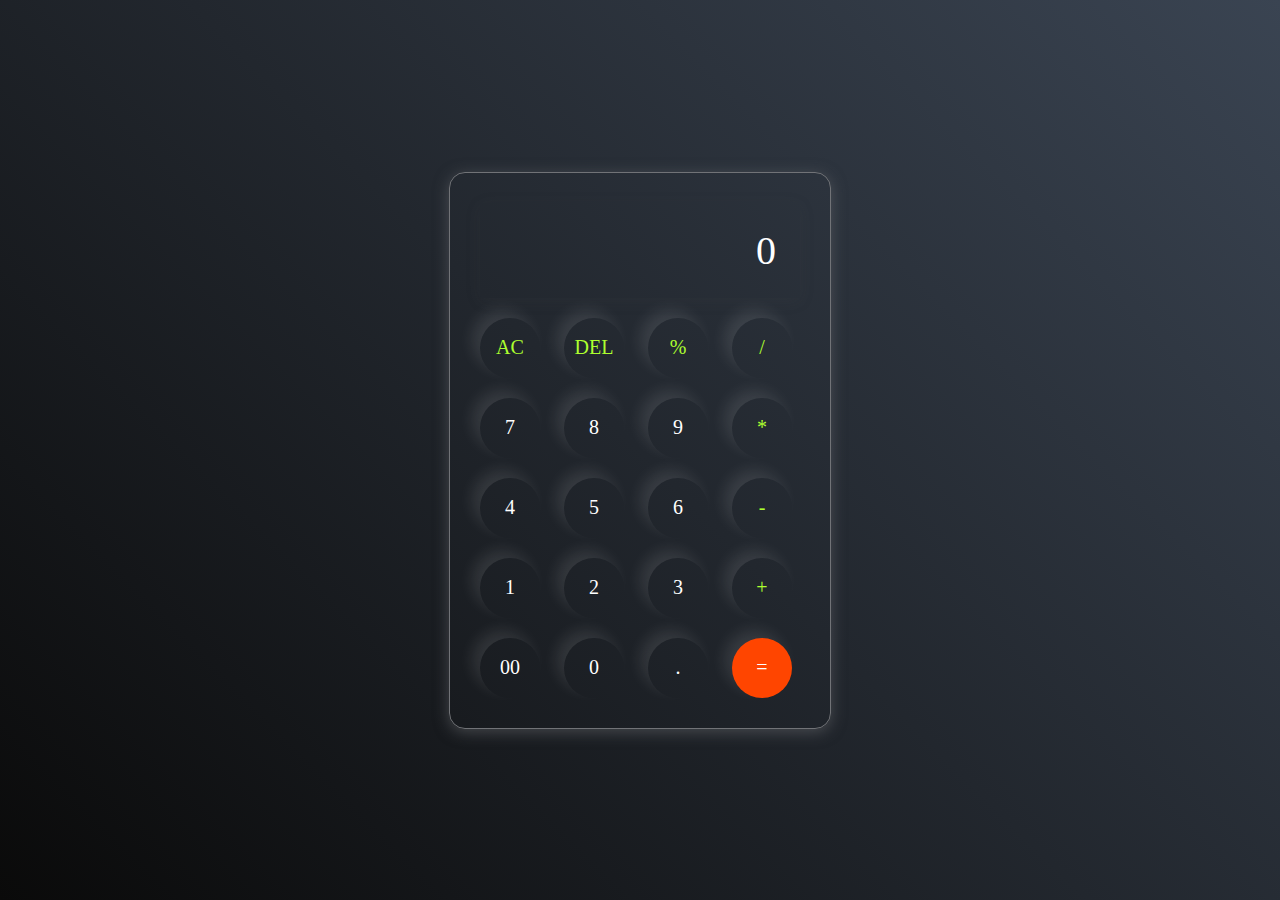
<file: Calculator task/index.html>
<!DOCTYPE html>
<html lang="en">
<head>
    <meta charset="UTF-8">
    <meta name="viewport" content="width=device-width, initial-scale=1.0">
    <title>Calculator</title>
    <link rel="stylesheet" href="./style.css">
</head>
<body>
    <div class="calculator">
        <input type="text" placeholder="0" id="inputBox">
        <div>
            <button class="operator">AC</button>
            <button class="operator">DEL</button>
            <button class="operator">%</button>
            <button class="operator">/</button>
        </div>
        <div>
            <button>7</button>
            <button>8</button>
            <button>9</button>
            <button class="operator">*</button>
        </div>
        <div>
            <button>4</button>
            <button>5</button>
            <button>6</button>
            <button class="operator">-</button>
        </div>
        <div>
            <button>1</button>
            <button>2</button>
            <button>3</button>
            <button class="operator">+</button>
        </div>
        <div>
            <button>00</button>
            <button>0</button>
            <button>.</button>
            <button class="equalBtn">=</button>
        </div>

    </div>
    
    <script src="./app.js"></script>
</body>
</html>
</file>
<file: Calculator task/style.css>
*{
    margin: 0;
    padding: 0;
    box-sizing: border-box;
    font-family: 'Times New Roman', Times, serif;
}
body{
    width: 100%;
    height: 100vh;
    display: flex;
    justify-content: center;
    align-items: center;
    background: linear-gradient(45deg,#0a0a0a,#3a4452);
}
.calculator{
    border: 1px solid #717377;
    padding: 20px;
    border-radius: 16px;
    background: transparent;
    box-shadow: 0px 3px 15px rgba(113,115,119,0.5);

}   
input{
    width: 320px;
    border: none;
    padding: 24px;
    margin: 10px;
    background: transparent;
    box-shadow: 0px 3px 15px rgba(84,84,84,0.1);
    font-size: 40px;
    text-align: right;
    cursor: pointer;
    color: #fff;

}
input::placeholder{
    color: white;
}

button{
    border: none;
    width: 60px;
    height: 60px;
    margin: 10px;
    border-radius: 50%;
    background: transparent;
    color: white;
    font-size: 20px;
    box-shadow: -8px -8px 15px rgba(255,255, 255,0.1);
    cursor: pointer;

}
.equalBtn{
    background-color:orangered;
}
.operator{
    color: greenyellow;
}
</file>
